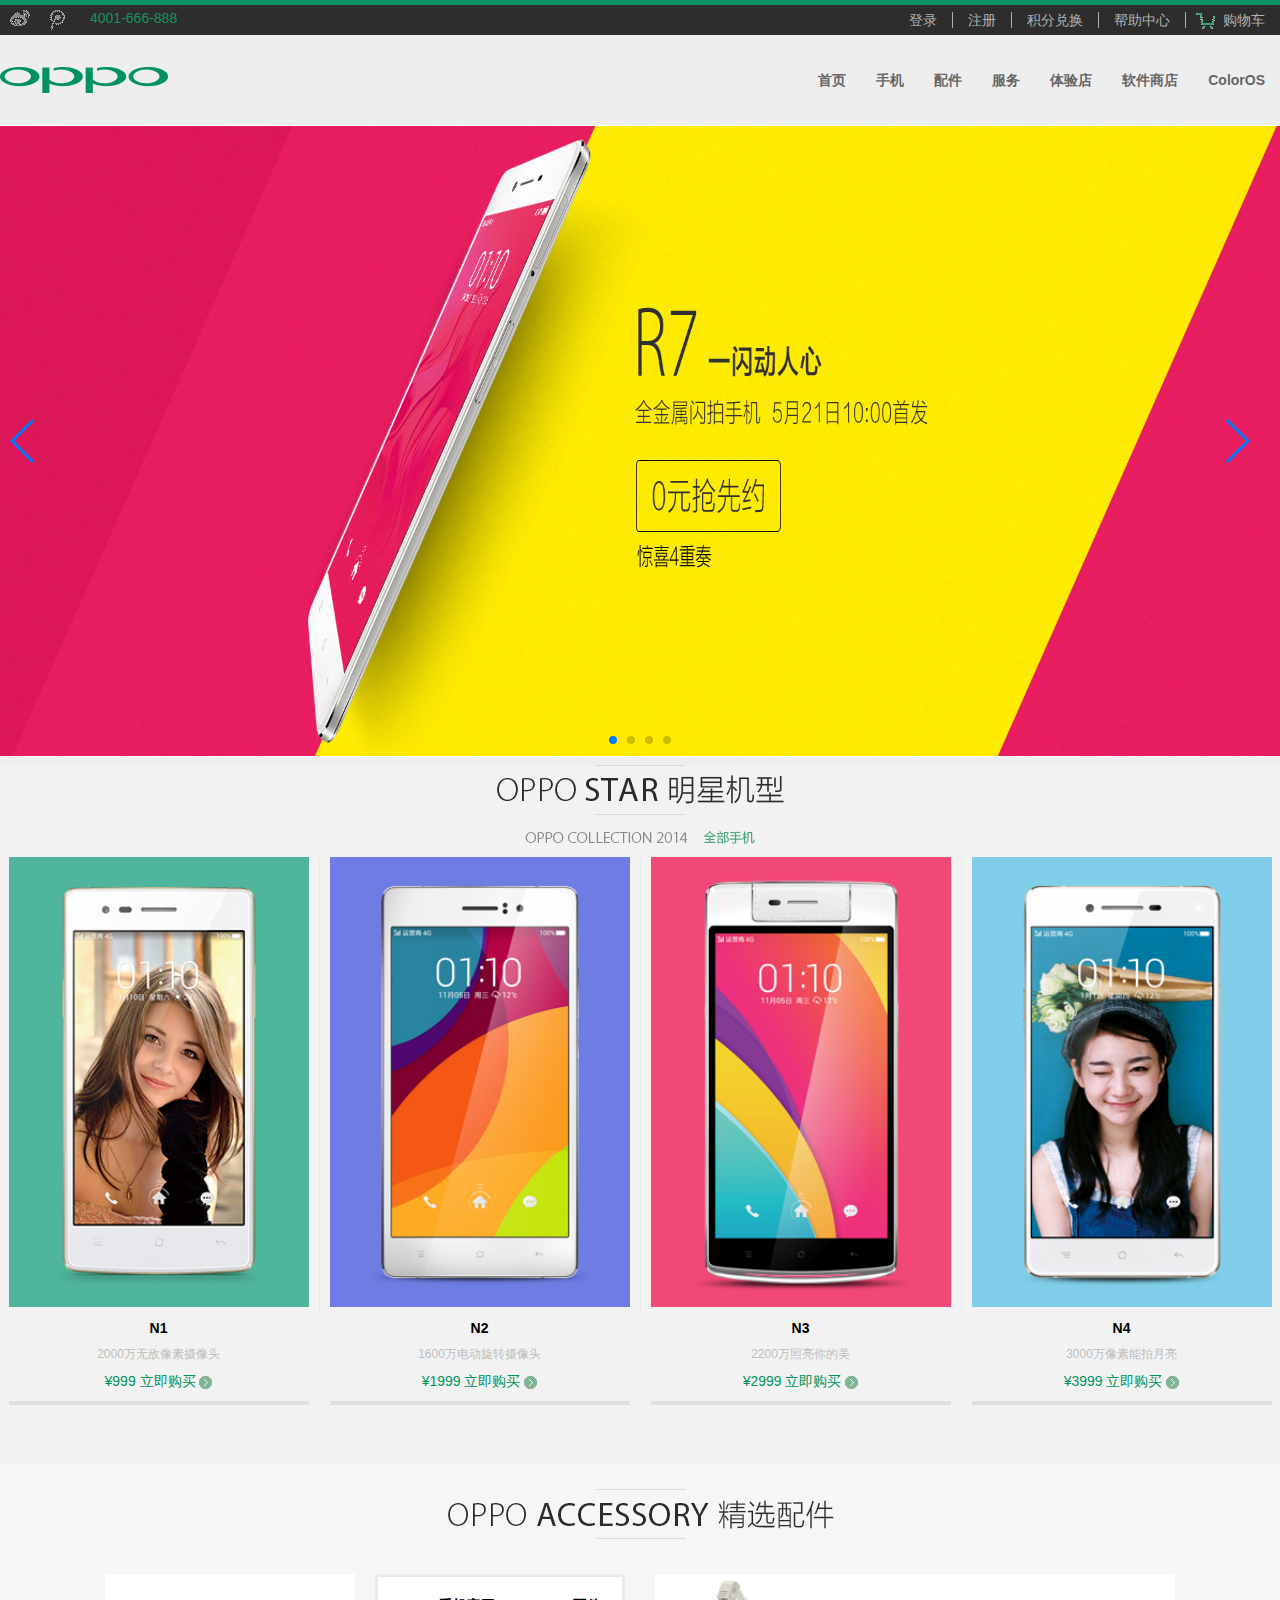
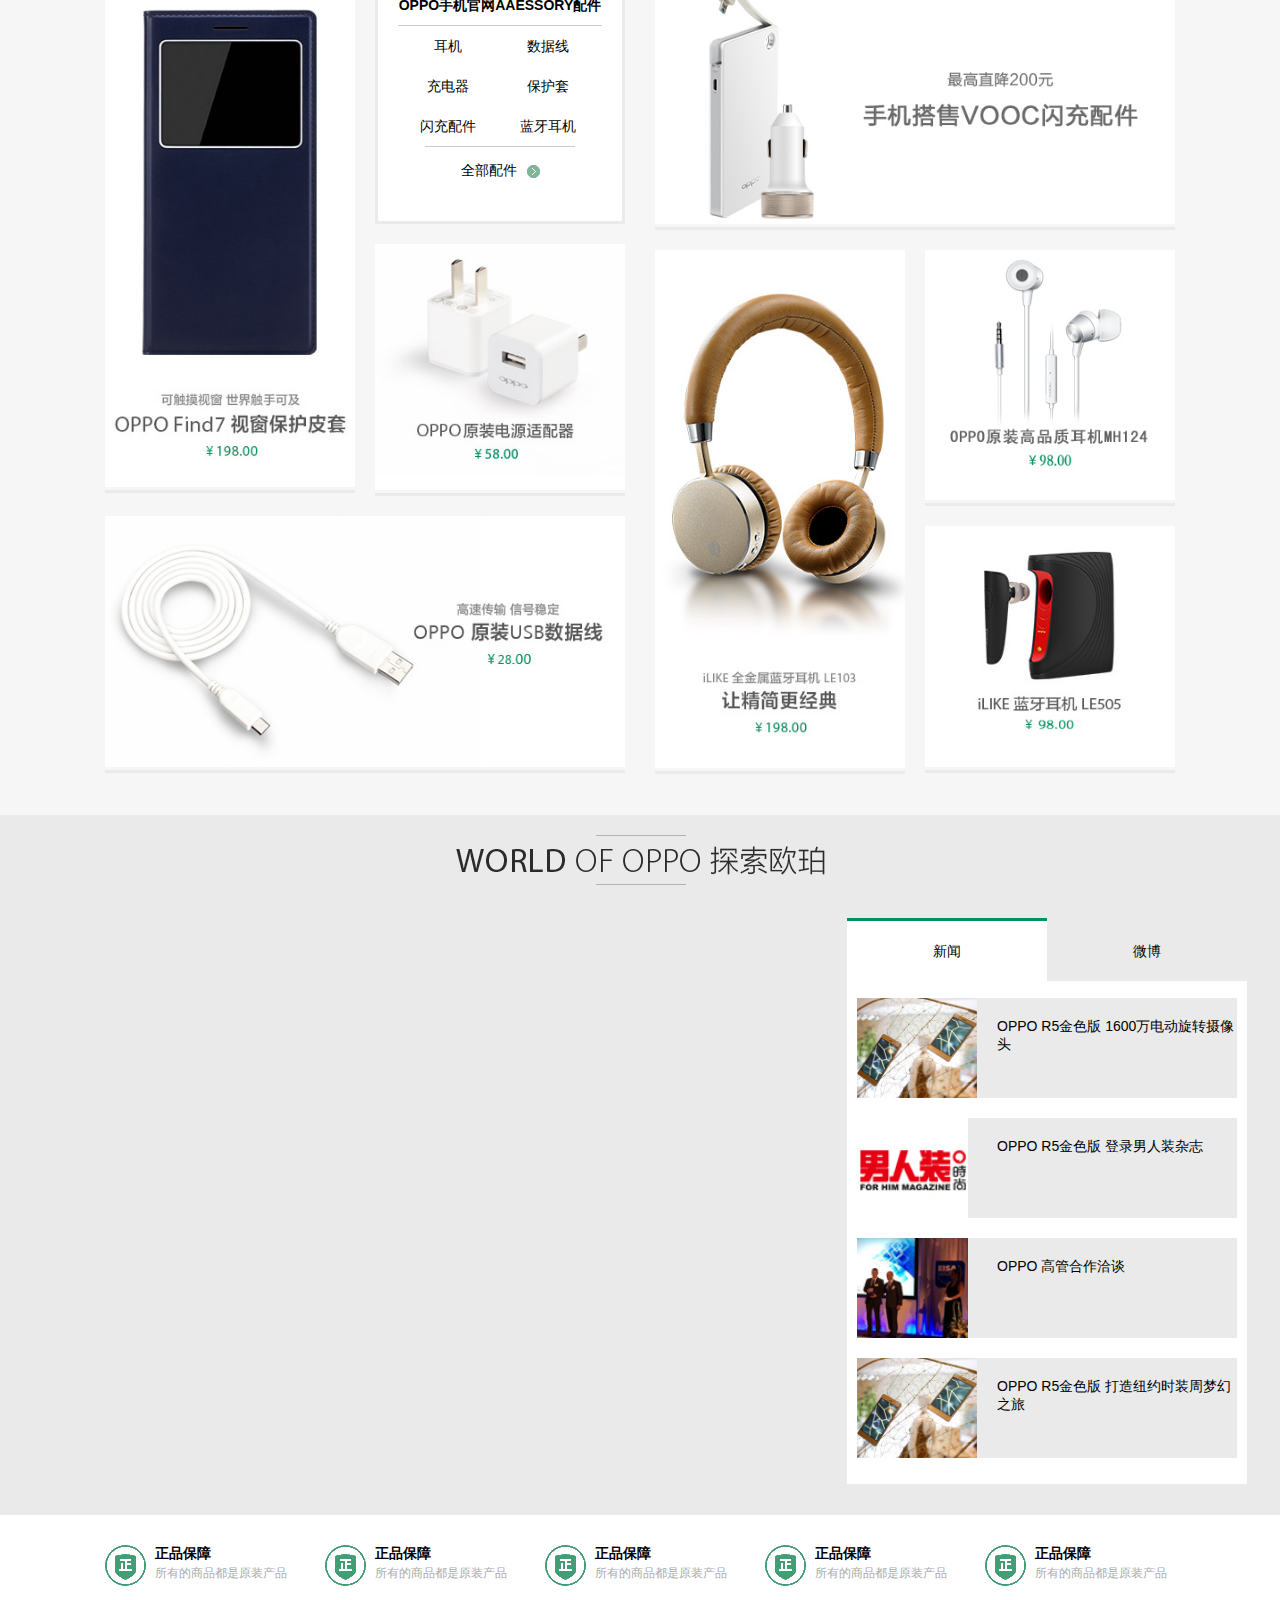
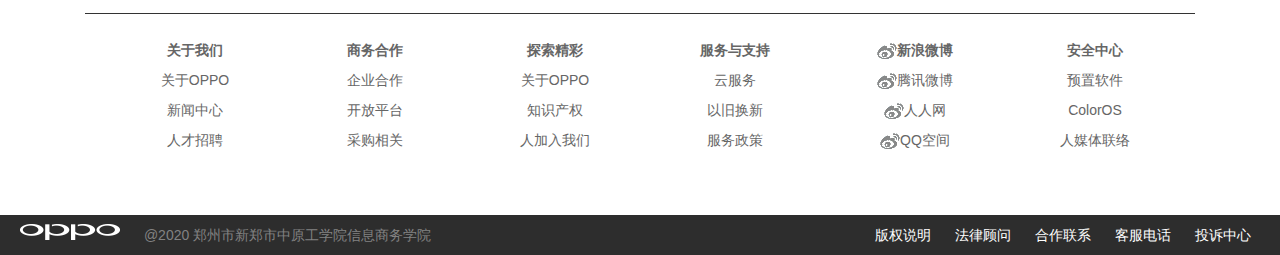
<file: index.html>
<!DOCTYPE html>
<html>
<head>
	<title>OPPO</title>
	<meta charset="utf-8">
	<link rel="stylesheet" type="text/css" href="css/swiper.css">
	<link rel="stylesheet" type="text/css" href="css/animate.min.css">
	<link rel="stylesheet" type="text/css" href="css/index.css">
	<style type="text/css">
		body {
            background: #eee;
            font-family: Helvetica Neue, Helvetica, Arial, sans-serif;
            font-size: 14px;
            color: #000;
            margin: 0;
            padding: 0;
        }
        #banner{
        	height:630px;
        }

        .swiper-container {
            width: 100%;
            height: 632px;
        }

        .swiper-slide {
            text-align: center;
            font-size: 18px;
            background: #fff;

            /* Center slide text vertically */
            display: -webkit-box;
            display: -ms-flexbox;
            display: -webkit-flex;
            display: flex;
            -webkit-box-pack: center;
            -ms-flex-pack: center;
            -webkit-justify-content: center;
            justify-content: center;
            -webkit-box-align: center;
            -ms-flex-align: center;
            -webkit-align-items: center;
            align-items: center;
        }
	</style>
</head>
<body>
<!-- 页面的顶部 -->
<div id="top">
	<div class="container"></div>
</div>
<!-- 页面的头部 -->
<div id="header">
	<div class="container">
		<div class="header_left left">
			<div class="xlwb"></div>
			<div class="txwb"></div>
			<div class="tel">4001-666-888</div>
		</div>
		<ul class="right">
			<li><a href="login.html">登录</a></li>
			<li><a href="#">注册</a></li>
			<li><a href="#">积分兑换</a></li>
			<li><a href="#">帮助中心</a></li>
			<li class="shop_car"><span></span><a href="#">购物车</a></li>
		</ul>
	</div>
</div>
<!-- 页面的导航 -->
<div id="nav">
	<div class="container">
		<div class="logo left">
			<img src="img/logo.png">
		</div>
		<ul class="right">
			<li><a href="#">首页</a></li>
			<li><a href="ColorOS.html">手机</a></li>
			<li><a href="#">配件</a></li>
			<li><a href="service.html">服务</a></li>
			<li><a href="#">体验店</a></li>
			<li><a href="#">软件商店</a></li>
			<li><a href="#">ColorOS</a></li>
		</ul>
	</div>
</div>
<!-- 页面的banner部分 -->
<div id="banner">
	<!-- <div class="container"></div> -->
	<div class="swiper-container">
        <div class="swiper-wrapper">
            <div class="swiper-slide"><img src="img/banner1.jpg" width="100%;" height="630"></div>
            <div class="swiper-slide"><img src="img/banner2.jpg" width="100%;" height="630"></div>
            <div class="swiper-slide"><img src="img/banner3.jpg" width="100%;" height="630"></div>
            <div class="swiper-slide"><img src="img/banner4.jpg" width="100%;" height="630"></div>

        </div>
        <!-- Add Pagination -->
        <div class="swiper-pagination"></div>
        <div class="swiper-button-next"></div>
        <div class="swiper-button-prev"></div>
    </div>
    <div class="banner-nav-bg"></div>
</div>
<!-- 页面的明星机型部分 -->
<div id="star">
	<div class="container">
		<div class="star_top">
			<img src="img/i-c-title.png">
		</div>
		<ul>
			<li>
				<div>
					<img src="img/20150423183545tYnFzYnn3p.jpg">
				</div>
				<h2>N1</h2>
				<p>2000万无敌像素摄像头</p>
				<p class="money">&yen;999 立即购买 <span></span></p>
			</li>
			<li class="line"></li>
			<li>
				<div>
					<img src="img/20141029162235J7aJmCHkFm.jpg">
				</div>
				<h2>N2</h2>
				<p>1600万电动旋转摄像头</p>
				<p class="money">&yen;1999 立即购买 <span></span></p>
			</li>
			<li class="line"></li>
			<li>
				<div>
					<img src="img/20141030152751NRihyRENa7.jpg">
				</div>
				<h2>N3</h2>
				<p>2200万照亮你的美</p>
				<p class="money">&yen;2999 立即购买 <span></span></p>
			</li>
			<li class="line"></li>
			<li>
				<div>
					<img src="img/20150120092342k2ABsEHnQN.jpg">
				</div>
				<h2>N4</h2>
				<p>3000万像素能拍月亮</p>
				<p class="money">&yen;3999 立即购买 <span></span></p>
			</li>
		</ul>
	</div>
</div>
<!-- 页面的精选配件部分 -->
<div id="accessory">
	<div class="container">
		<div class="acc_top">
			<img src="img/wb.png">
		</div>
		<div class="acc_main">
			<div class="acc_left left">
				<div>
					<img src="img/20150413174400N0dPnxUKHk.jpg">
				</div>
				<div class="acc_all">
					<p>OPPO手机官网AAESSORY配件</p>
					<ul>
						<li>耳机</li>
						<li>数据线</li>
						<li>充电器</li>
						<li>保护套</li>
						<li>闪充配件</li>
						<li>蓝牙耳机</li>
					</ul>
					<h2 class="line"></h2>
					<p class="acc">全部配件<span></span></p>
				</div>
				<div>
					<img src="img/20131120165101xYIYzhkVEy.jpg">
				</div>
				<div>
					<img src="img/20150413174340NLV2gvV4FU.jpg">
				</div>
			</div>
			<div class="acc_right right">
				<div>
					<img src="img/20150123182505RO822scYYt.jpg">
				</div>
				<div>
					<img src="img/20141230145609l7Fsk7CdHy.jpg">
				</div>
				<div>
					<img src="img/20141011101157yZEFpMrk0h.jpg">
				</div>
				<div>
					<img src="img/201410270957132inlm3IwsV.jpg">
				</div>
			</div>
		</div>
	</div>
</div>
<!-- 页面的搜索欧珀部分 -->
<div id="world">
	<div class="container">
		<div class="world_top">
			<img src="img/weibo.png">
		</div>
		<div class="world_main">
			<div class="world_left left">
				<div  class="a1 fade">
					<div>
						<img src="img/20140926184007v2rjcVFcbW.jpg">
					</div>
					
				</div>
				<div  class="a2 fade">
					<div>
						<img src="img/201403261455420lqMPNGENc.png">
					</div>
					
				</div>
				<div class="a3 fade">
					<div>
						<img src="img/20150226100534QqezQ85N6y.jpg">
					</div>
				</div>
				<div class="a4 fade">
					<div>
						<img src="img/20131212113902waaLqQUWfB.jpg">
					</div>
				</div>
			</div>
			<div class="world_right right">
				<div class="world_title">
					<div class="news">新闻</div>
					<div class="weibo">微博</div>
				</div>
				<ul>
					<li>
						<dl>
							<dt>
								<img src="img/20150227161036GqO59Dvta2.jpg">
							</dt>
							<dd>OPPO R5金色版 1600万电动旋转摄像头</dd>
						</dl>
					</li>
					<li>
						<dl>
							<dt>
								<img src="img/201502271135596D2wBJxvH0.jpg">
							</dt>
							<dd>OPPO R5金色版 登录男人装杂志</dd>
						</dl>
					</li>
					<li>
						<dl>
							<dt>
								<img src="img/20140919101741cvR0TcGkaq.jpg">
							</dt>
							<dd>OPPO 高管合作洽谈</dd>
						</dl>
					</li>
					<li>
						<dl>
							<dt>
								<img src="img/20150227161036GqO59Dvta2.jpg">
							</dt>
							<dd>OPPO R5金色版 打造纽约时装周梦幻之旅</dd>
						</dl>
					</li>
				</ul>
			</div>
		</div>
	</div>
</div>
<!-- 页面的服务部分 -->
<div id="serve">
	<div class="container">
		<ul>
			<li>
				<dl>
					<dt></dt>
					<dd class="dd1">正品保障</dd>
					<dd class="dd2">所有的商品都是原装产品</dd>
				</dl>
			</li>
			<li>
				<dl>
					<dt></dt>
					<dd class="dd1">正品保障</dd>
					<dd class="dd2">所有的商品都是原装产品</dd>
				</dl>
			</li>
			<li>
				<dl>
					<dt></dt>
					<dd class="dd1">正品保障</dd>
					<dd class="dd2">所有的商品都是原装产品</dd>
				</dl>
			</li>
			<li>
				<dl>
					<dt></dt>
					<dd class="dd1">正品保障</dd>
					<dd class="dd2">所有的商品都是原装产品</dd>
				</dl>
			</li>
			<li>
				<dl>
					<dt></dt>
					<dd class="dd1">正品保障</dd>
					<dd class="dd2">所有的商品都是原装产品</dd>
				</dl>
			</li>
		</ul>
	</div>
</div>
<!-- 页面的售后服务部分 -->
<div id="after_sale">
	<div class="container">
		<ul>
			<li>
				<ol>
					<li><a href="#">关于我们</a></li>
					<li><a href="#">关于OPPO</a></li>
					<li><a href="#">新闻中心</a></li>
					<li><a href="#">人才招聘</a></li>
				</ol>
			</li>
			<li>
				<ol>
					<li><a href="#">商务合作</a></li>
					<li><a href="#">企业合作</a></li>
					<li><a href="#">开放平台</a></li>
					<li><a href="#">采购相关</a></li>
				</ol>
			</li>
			<li>
				<ol>
					<li><a href="#">探索精彩</a></li>
					<li><a href="#">关于OPPO</a></li>
					<li><a href="#">知识产权</a></li>
					<li><a href="#">人加入我们</a></li>
				</ol>
			</li>
			<li>
				<ol>
					<li><a href="#">服务与支持</a></li>
					<li><a href="#">云服务</a></li>
					<li><a href="#">以旧换新</a></li>
					<li><a href="#">服务政策</a></li>
				</ol>
			</li>
			<li>
				<ol>
					<li><span class="xl"></span><a href="#">新浪微博</a></li>
					<li><span class="xl"></span><a href="#">腾讯微博</a></li>
					<li><span class="xl"></span><a href="#">人人网</a></li>
					<li><span class="xl"></span><a href="#">QQ空间</a></li>
				</ol>
			</li>
			<li>
				<ol>
					<li><a href="#">安全中心</a></li>
					<li><a href="#">预置软件</a></li>
					<li><a href="#">ColorOS</a></li>
					<li><a href="#">人媒体联络</a></li>
				</ol>
			</li>
		</ul>
	</div>
</div>
<!-- 页面的底部 -->
<div id="footer">
	<div class="container">
		<p>
			<img src="img/i-f-logo.png">
			<span>@2020 郑州市新郑市中原工学院信息商务学院</span>
			<a href="#">版权说明</a>
			<a href="#">法律顾问</a>
			<a href="#">合作联系</a>
			<a href="#">客服电话</a>
			<a href="#">投诉中心</a>
		</p>
	</div>
</div>
<script type="text/javascript" src="js/swiper.js"></script>
<script type="text/javascript" src="js/jquery-1.11.3.js"></script>
<script type="text/javascript" src="js/index.js"></script>
<script type="text/javascript">
	var swiper = new Swiper('.swiper-container', {
        pagination: '.swiper-pagination',
        paginationClickable: true,
        loop: true,
        autoplay: 3000,

        
        speed: 1000,
        prevButton: '.swiper-button-prev',
        nextButton: '.swiper-button-next',
        effect: 'fade',//  effect: 'flip',effect: 'coverflow',slide', 'fade',cube
        grabCursor: true,
        cube: {
            shadow: false,
            slideShadows: false,
            shadowOffset: 20,
            shadowScale: 0.94
        }
    });
</script>
</body>
</html>
</file>
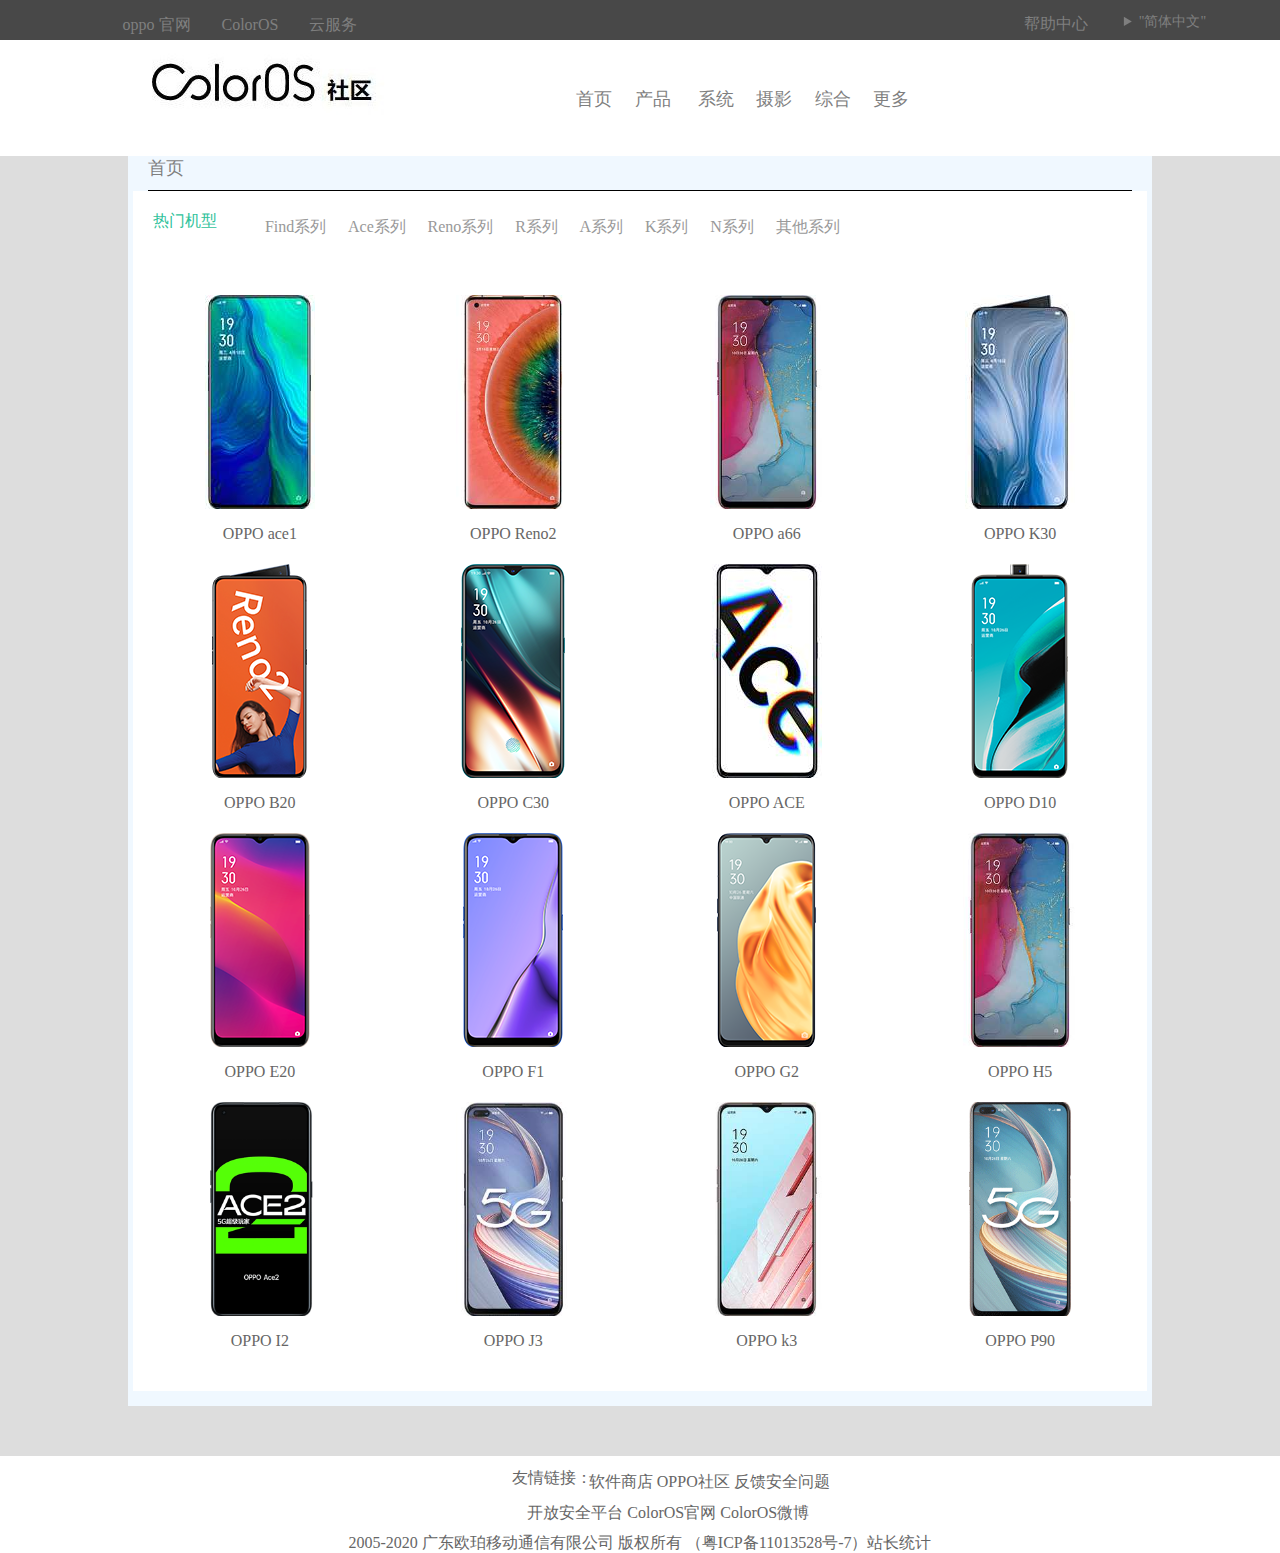
<file: ColorOS.html>
<!doctype html>
<html>
<head>
<meta charset="utf-8">
<title>ColorOS</title>
	<link rel="stylesheet" type="text/css" href="css/coloros.css"/>
</head>

<body>
	
<!-- 页面的顶部 -->
<div class="header" id="headerBox">
<div class="header_wrap">
	<div class="header_link">
		<a href="#">oppo 官网 </a>
		<a href="#">ColorOS </a>
		<a href="#">云服务</a>
	</div>
	<div class="header_language">
	
		<details class="header_language_font">
        <summary>"简体中文"</summary>
            <a href="#"><p>简体中文</p></a>  
            <a href="#"><p>繁体中文</p></a>  
            <a href="#"> <p>English</p></a>  
        </details>
		
	</div>
	<a class="header_faq" href="#">帮助中心</a>
	</div>
</div>
	<!-- 页面的头部 -->
	<div class="top">
		<div class="logo">
			<img src="img/QQ截图20200609151544.jpg" style="margin: 0 auto; margin-left: -20%;margin-top: 1%;">
			
		</div>
		<div class="classify">
			<a href="#" style="color:  #7f7f7f;">首页</a>&nbsp;&nbsp;&nbsp;&nbsp;
		<a href="#" style="color:  #7f7f7f;">产品 </a>&nbsp;&nbsp;&nbsp;&nbsp;
		<a href="#" style="color:  #7f7f7f;">系统</a>&nbsp;&nbsp;&nbsp;&nbsp;
			<a href="#" style="color:  #7f7f7f;">摄影</a>&nbsp;&nbsp;&nbsp;&nbsp;
			<a href="#" style="color:  #7f7f7f;">综合</a>&nbsp;&nbsp;&nbsp;&nbsp;
			<a href="#" style="color:  #7f7f7f;">更多</a>&nbsp;&nbsp;&nbsp;
		</div>
	</div>
	<div class="middle">
		<div class="upperLeft">
			<div class="colortext">
				<a href="#" style="color:  #7f7f7f;">首页</a>
				<div class="line"></div>
			</div>
			<div class="hot">
				<div class="listLei">
					<div class="listL_act">热门机型</div>
					<div class="listL">Find系列</div>
					<div class="listL">Ace系列</div>
					<div class="listL">Reno系列</div>
					<div class="listL">R系列</div>
					<div class="listL">A系列</div>
					<div class="listL">K系列</div>
					<div class="listL">N系列</div>
					<div class="listL">其他系列</div>
				</div>
				<div class="hotcontent">
					<div class="firmlist">
						<div class="firmImg">
							<img src="img/1555903210.png" style="vertical-align: middle;max-width: 100%; max-height: 100%;cursor: pointer;border-style: none;">
						
						</div>
						<p class="firmText">OPPO ace1</p>
					
					</div>
					<div class="firmlist">
						<div class="firmImg">
							<img src="img/2a560c31-0590-4c4b-8e5b-f576f6430bf8.png"
								 style="vertical-align: middle;max-width: 100%; max-height: 100%;cursor: pointer;border-style: none;">
						
						</div>
						<p class="firmText">OPPO Reno2</p>
					
					</div>
					<div class="firmlist">
						<div class="firmImg">
							<img src="img/47c04a62-e73a-41b8-a864-4bb17bfbac71.png"
								 style="vertical-align: middle;max-width: 100%; max-height: 100%;cursor: pointer;border-style: none;">
						
						</div>
						<p class="firmText">OPPO a66</p>
					
					</div>
					<div class="firmlist">
						<div class="firmImg">
							<img src="img/1558922772(1).png"
								 style="vertical-align: middle;max-width: 100%; max-height: 100%;cursor: pointer;border-style: none;">
						
						</div>
						<p class="firmText">OPPO K30</p>
					
					</div>
					<div class="firmlist">
						<div class="firmImg">
							<img src="img/1568188657.png"
								 style="vertical-align: middle;max-width: 100%; max-height: 100%;cursor: pointer;border-style: none;">
						
						</div>
						<p class="firmText">OPPO B20</p>
					
					</div>
					<div class="firmlist">
						<div class="firmImg">
							<img src="img/1571021400.png"
								 style="vertical-align: middle;max-width: 100%; max-height: 100%;cursor: pointer;border-style: none;">
						
						</div>
						<p class="firmText">OPPO C30</p>
					
					</div>
					<div class="firmlist">
						<div class="firmImg">
							<img src="img/1571021742.png"
								 style="vertical-align: middle;max-width: 100%; max-height: 100%;cursor: pointer;border-style: none;">
						
						</div>
						<p class="firmText">OPPO ACE</p>
					
					</div>
					<div class="firmlist">
						<div class="firmImg">
							<img src="img/1572332350.png"
								 style="vertical-align: middle;max-width: 100%; max-height: 100%;cursor: pointer;border-style: none;">
						
						</div>
						<p class="firmText">OPPO D10</p>
					
					</div>
					<div class="firmlist">
						<div class="firmImg">
							<img src="img/1572602784.png"
								 style="vertical-align: middle;max-width: 100%; max-height: 100%;cursor: pointer;border-style: none;">
						
						</div>
						<p class="firmText">OPPO E20</p>
					
					</div>
					<div class="firmlist">
						<div class="firmImg">
							<img src="img/1572602832.png"
								 style="vertical-align: middle;max-width: 100%; max-height: 100%;cursor: pointer;border-style: none;">
						
						</div>
						<p class="firmText">OPPO F1</p>
					
					</div>
					<div class="firmlist">
						<div class="firmImg">
							<img src="img/1577250022.png"
								 style="vertical-align: middle;max-width: 100%; max-height: 100%;cursor: pointer;border-style: none;">
						
						</div>
						<p class="firmText">OPPO G2</p>
					
					</div>
					<div class="firmlist">
						<div class="firmImg">
							<img src="img/47c04a62-e73a-41b8-a864-4bb17bfbac71.png"
								 style="vertical-align: middle;max-width: 100%; max-height: 100%;cursor: pointer;border-style: none;">
						
						</div>
						<p class="firmText">OPPO H5</p>
					
					</div>
					<div class="firmlist">
						<div class="firmImg">
							<img src="img/ed59e9d9-e767-45a2-8294-a7e56450a611.png"
								 style="vertical-align: middle;max-width: 100%; max-height: 100%;cursor: pointer;border-style: none;">
						
						</div>
						<p class="firmText">OPPO I2</p>
					
					</div>
					<div class="firmlist">
						<div class="firmImg">
							<img src="img/a67b1c87-f4c7-4a9d-a97e-faa09ada2220.png"
								 style="vertical-align: middle;max-width: 100%; max-height: 100%;cursor: pointer;border-style: none;">
						
						</div>
						<p class="firmText">OPPO J3</p>
					
					</div>
					<div class="firmlist">
						<div class="firmImg">
							<img src="img/a79f8ab0-4722-4451-9d2c-e375d95fdff2.png"
								 style="vertical-align: middle;max-width: 100%; max-height: 100%;cursor: pointer;border-style: none;">
						
						</div>
						<p class="firmText">OPPO k3</p>
					
					</div>
					<div class="firmlist">
						<div class="firmImg">
							<img src="img/ac4781fa-db71-411d-8b78-c5968eca1e90.png"
								 style="vertical-align: middle;max-width: 100%; max-height: 100%;cursor: pointer;border-style: none;">
						
						</div>
						<p class="firmText">OPPO P90</p>
					
					</div>
					
					
				
				
				
				</div>
			</div>
		</div>
		
	</div>
	<div class="foot">
		<div class="foot_one">
			<p class="one">友情链接：</p>
			<div class="two">
			<a href="#" style=" color: #666;">软件商店</a>
			<a href="#" style=" color: #666;">OPPO社区</a>
			<a href="#" style=" color: #666;">反馈安全问题</a>
			</div>
		</div>
		<div class="foot_two">
			<a href="#" style=" color: #666;">开放安全平台</a>
			<a href="#" style=" color: #666;">ColorOS官网</a>
			<a href="#" style=" color: #666;">ColorOS微博</a>
		</div>
		<div class="foot_three">
			<p class="three" style=" color: #666;">2005-2020 广东欧珀移动通信有限公司 版权所有 （粤ICP备11013528号-7）站长统计</p>
		</div>
	</div>
	
	
	
	
</body>
</html>
</file>
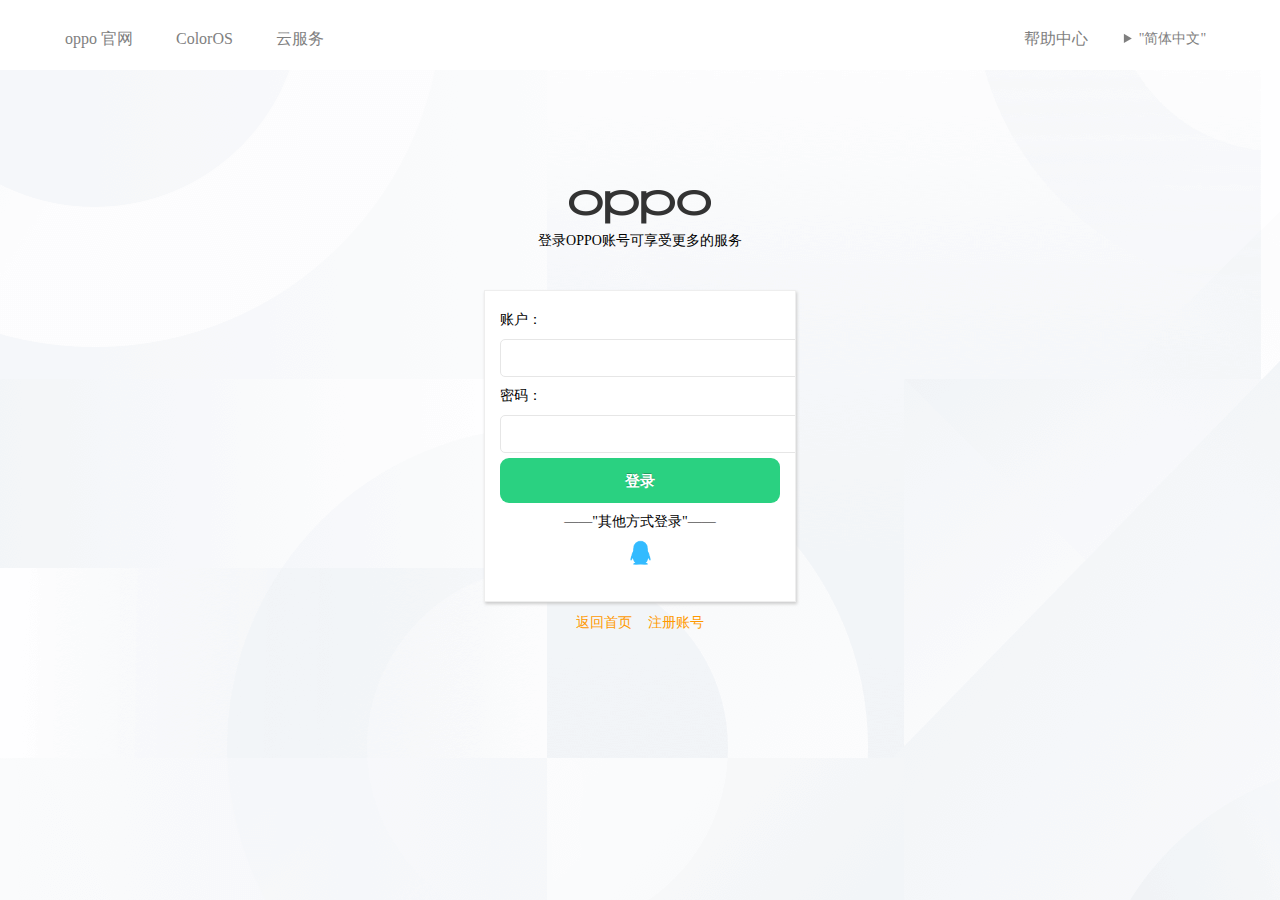
<file: login.html>
<!doctype html>
<html>
<head>
    <meta charset="UTF-8"/>
    <title>用户登录</title>
	<link rel="stylesheet" type="text/css" href="css/admin_login.css"/>
</head>
<body>
	<!-- 页面的顶部 -->
<div id="top">
	<div class="container"></div>
</div>
<!-- 页面的头部 -->
<div class="header" id="headerBox">
<div class="header_wrap">
	<div class="header_link">
		<a href="#">oppo 官网 </a>&nbsp;&nbsp;
		<a href="#">ColorOS </a>&nbsp;&nbsp;
		<a href="#">云服务</a>
	</div>
	<div class="header_language">
	
		<details class="header_language_font">
        <summary>"简体中文"</summary>
            <a href="#"><p>简体中文</p></a>  
            <a href="#"><p>繁体中文</p></a>  
            <a href="#"> <p>English</p></a>  
        </details>
		
	</div>
	<a class="header_faq" href="#">帮助中心</a>
	</div>
</div>
	
<div class="admin_login_wrap">
    <div class="header_logo">
		<img src="img/1591585092 (1).png">
		<p>登录OPPO账号可享受更多的服务</p>
	</div>
    <div class="adming_login_border">
        <div class="admin_input">
            <form action="index.html" method="post">
                <ul class="admin_items">
                    <li>
                        <label for="user">账户：</label>
                        <input type="text" name="username" value="" id="user" size="40" class="admin_input_style" />
                    </li>
                    <li>
                        <label for="pwd">密码：</label>
                        <input type="password" name="pwd" value="" id="pwd" size="40" class="admin_input_style" />
                    </li>
                    <li>
                        <input type="submit" tabindex="3" value="登录" class="button btn-primary" />
                    </li>
					<li>
                       <div class="authOther_list">
						
						   ——"其他方式登录"——
						 
					    </div>
					   <div class="authOther_links">
						<a class="authOther_link authOther_ico_qq" href="#">
						<img src="img/1591585098.png" style="width: 35px;height:35px;margin: 0 auto"></a>
						</div>
                    </li>
                </ul>
            </form>
        </div>
    </div>
    <p class="admin_copyright"><a tabindex="5" href="#" target="_blank">返回首页&nbsp;&nbsp;&nbsp;&nbsp;</a><a tabindex="5" href="#" target="_blank">注册账号</a></p>
	
</div>
</body>
</html>
</file>
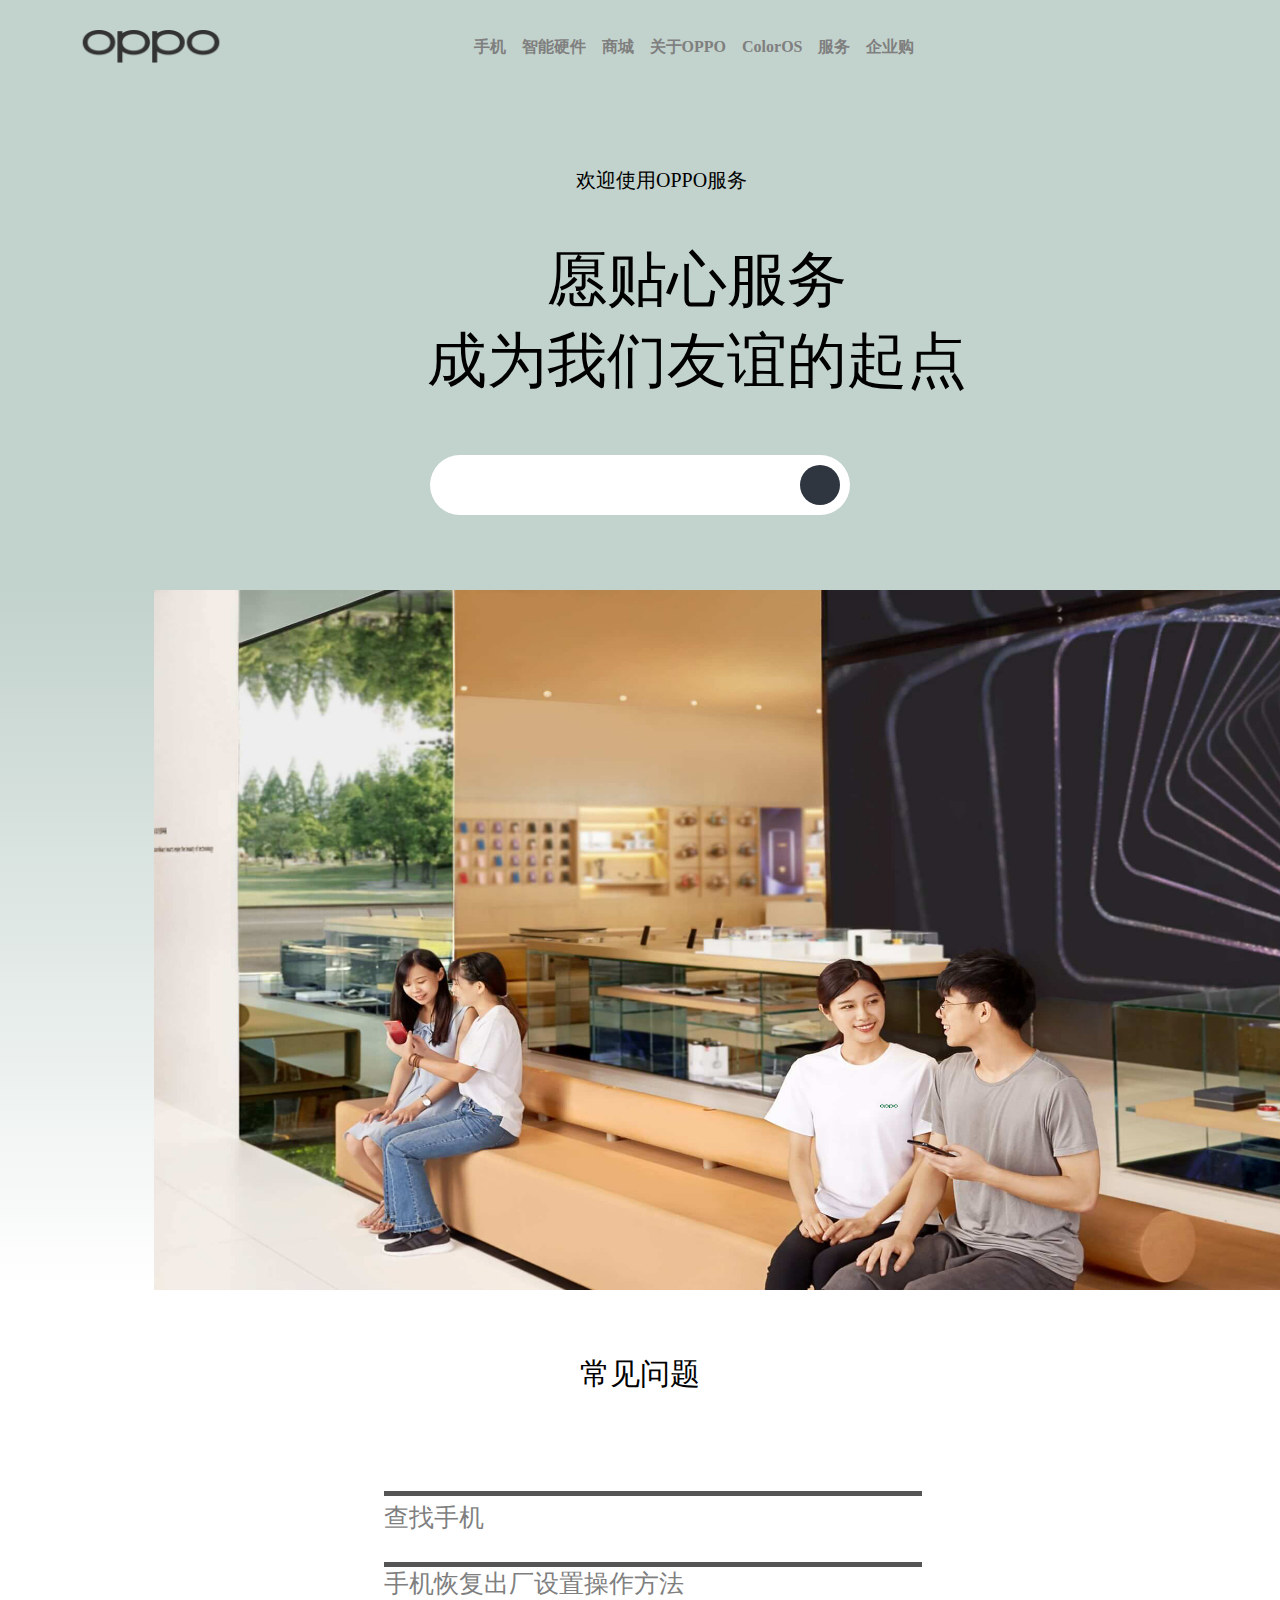
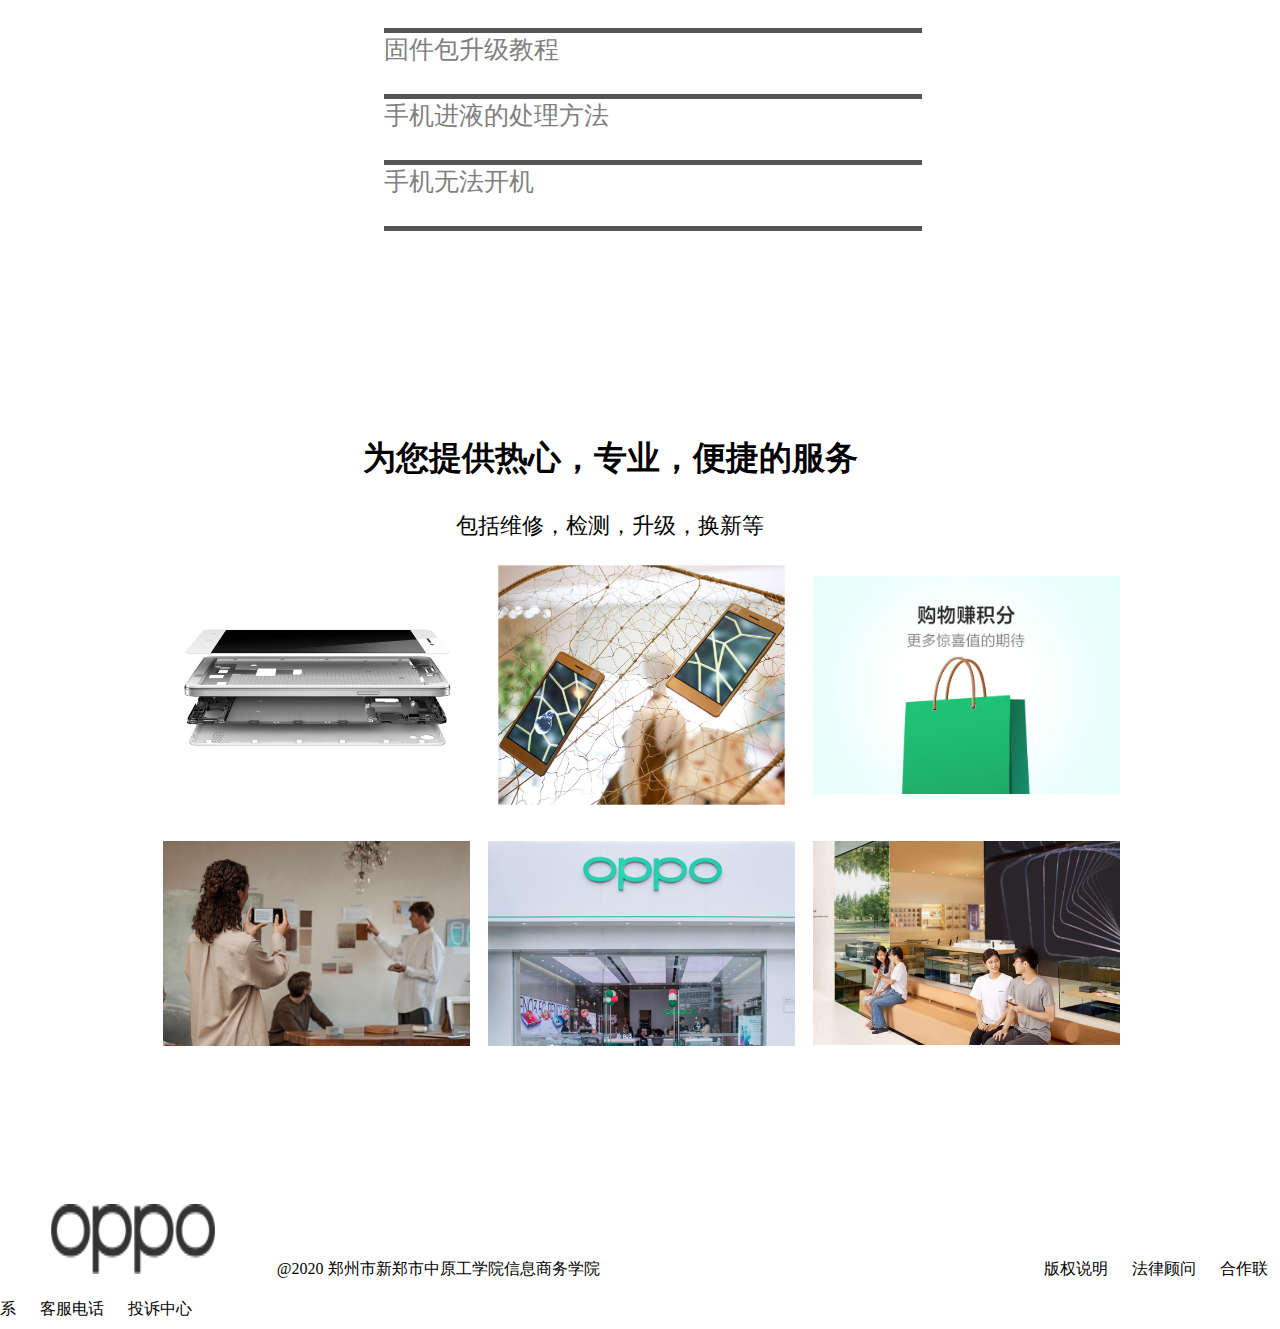
<file: service.html>
<!doctype html>
<html>
<head>
<meta charset="utf-8">
<title>服务</title>
	<link rel="stylesheet" type="text/css" href="css/admin_service.css"/>
</head>

<body>
	<div class="header">
		<div class="header_logo">
			<img src="img/1591585092 (1).png" style="margin-top: 30px;">
		</div>
		<div class="header_center">
			<a href="#" style="color:  #7f7f7f">手机</a>&nbsp;&nbsp;&nbsp;
			<a href="#" style="color:  #7f7f7f">智能硬件</a>&nbsp;&nbsp;&nbsp;
			<a href="#" style="color:  #7f7f7f">商城</a>&nbsp;&nbsp;&nbsp;
			<a href="#" style="color:  #7f7f7f">关于OPPO</a>&nbsp;&nbsp;&nbsp;
			<a href="#" style="color:  #7f7f7f">ColorOS</a>&nbsp;&nbsp;&nbsp;
			<a href="#" style="color:  #7f7f7f">服务</a>&nbsp;&nbsp;&nbsp;
			<a href="#" style="color:  #7f7f7f">企业购</a>
		</div>
	</div>
	<div class="welcome_one">
		<div class="welcome_one_font">
			<p font-size="20px;">欢迎使用OPPO服务</p>
		</div>
	</div>
	<div class="welcome_two">
		<div class="welcome_two_font">
			<p>愿贴心服务<br>成为我们友谊的起点</p>
		</div>
	</div>
	<div class="box">
		<div class="search-box">
    <input class="search-txt" type="text" name="" placeholder="请输入您的问题">
    <a class="search-btn" href="#">
        <i class="fas fa-search"></i>
    </a>
        </div>
	</div>
	<div class="banner">
	    <img src="img/service-center-pc.jpg" style="width: 1200px;height:700px;margin: 0 auto;background-position: center;margin-left: 12%;">
    </div>
	<div class="change_font">
		<p>常见问题</p>
	</div>
	<div class="question_content">
		<div class="question_box">
		<ul class="question">
			
			<li><hr style="height:5px;border:10px;border-top:5px solid #555555;size:10px" /></li>
			<li><a href="#" style="color:  #7f7f7f">查找手机</a></li><br>
			<li><hr style="border:10px;border-top:5px solid #555555;size:10px" /></li>
	
			<li><a href="#" style="color:  #7f7f7f">手机恢复出厂设置操作方法</a></li><br>
				<li><hr style="border:10px;border-top:5px solid #555555;size:10px" /></li>
			
			<li><a href="#" style="color:  #7f7f7f">固件包升级教程</a></li><br>
			<li><hr style="border:10px;border-top:5px solid #555555;size:10px" /></li>
			
			<li><a href="#" style="color:  #7f7f7f">手机进液的处理方法</a></li><br>
			<li><hr style="border:10px;border-top:5px solid #555555;size:10px" /></li>
			
			<li><a href="#" style="color:  #7f7f7f">手机无法开机</a></li><br>
			<li><hr style="border:10px;border-top:5px solid #555555;size:10px" /></li>
		</ul>
		</div>
	</div>
	<div id="five">
      <div id="five_text">
          <h1 id="five_1">为您提供热心，专业，便捷的服务</h1>
          <p id="five_2">包括维修，检测，升级，换新等</p>
      </div>
      <div id="photo">
      <ul id="five_photo">
                <li><span></span></li>
                <li><span></span></li>
                <li><span></span></li>
                <li><span></span></li>
                <li><span></span></li>
                <li><span></span></li>
            </ul>
      </div>     
  </div>
	<div class="foot">
	  <div class="container">
		<p>
			<img src="img/1591585092 (1).png" style="width: 240px;height:70px;margin: 0 auto;background-position: center;margin-left: 1%;margin-top: 1%;">
			<span>@2020 郑州市新郑市中原工学院信息商务学院</span>
			<a href="#">版权说明</a>
			<a href="#">法律顾问</a>
			<a href="#">合作联系</a>
			<a href="#">客服电话</a>
			<a href="#">投诉中心</a>
		</p>
	  </div>
</div>
	
	

</body>
</html>
</file>
<file: css/index.css>
*{
	margin: 0;
	padding: 0;
	font-size: 14px;
}
ol,ul{
	list-style-type: none;
}
a{
	color: #666;
	text-decoration: none;
}
.left{
	float: left;
}
.right{
	float: right;
}

.fade{
	opacity: 0;
}
.show{
	opacity: 1;
}
/*测试部分*/
#top,#header,#nav,#banner,#star,#accessory,#world,#serve,#after_sale,#footer{
	height: 100px;
	width: 100%;
	/*border: 1px solid #000;*/
}
.container{
	width: 1280px;
	/*border: 1px solid #f00;*/
	margin: 0px auto;
}

/*设置页面顶部的样式*/
#top{
	height: 5px;
	background-color: #00925F;
}
/*设置页面头部的样式*/
#header{
	height: 30px;
	background-color: #2D2D2D;
}
#header .xlwb{
	width: 20px;
	height: 17px;
	background: url("../img/icons.png") no-repeat -47px -95px;
}
#header .txwb{
	width: 20px;
	height: 20px;
	background: url("../img/icons.png") no-repeat -27px -92px;
}
#header .tel{
	color: #17925F;
}
#header .header_left div{
	float: left;
	margin: 5px 10px 0px;
}
#header ul li{
	float: left;
	line-height: 30px;
}
#header li a{
	color: #B2B2B2;
	font-size: 14px;
	border-right: 1px solid #B2B2B2;
	padding: 0px 15px;
}
#header li a:hover{
	color: #00925F;
}
#header .shop_car a{
	border: none;
	padding-left: 8px; 
}
#header .shop_car span{
	width: 19px;
	height: 16px;
	display: inline-block;
	vertical-align: middle;
	margin-left: 10px;
	background: url("../img/icons.png") no-repeat 0px -96px;
}

/*设置导航栏的样式*/
#nav{
	height: 90px;
	background-color: #EEEEEE;
}
#nav li{
	float: left;
	margin: 0px 15px;
	line-height: 90px;
}
#nav li a{
	color: #666666;
	font-weight: bold;
}
#nav li a:hover{
	color: #00925F;
}

/*设置网页明星机型部分的样式*/
#star{
	height: 700px;
	background-color: #F2F2F2;
}
#star .star_top{
	text-align: center;
	margin: 10px;
}
#star ul{
	width: 1263px;
	margin: 10px auto;
}
#star li{
	width: 300px;
	/*border: 1px solid #000;*/
	float: left;
	border-bottom: 4px solid #DFDFDF;
	transition: all .3s;
}
#star li:hover{
	border-bottom: 4px solid #4FB59D;
	transform: translateY(-10px);
}
#star li img{
	width: 300px;
}
#star li h2{
	text-align: center;
	margin-top: 10px;
}
#star li p{
	text-align: center;
	margin: 10px 0px; 
	font-size: 12px;
	color: #BDBDBD;
}
#star .money{
	color: #00925F;
	font-size: 14px;
}
#star li span{
	width: 13px;
	height: 13px;
	display: inline-block;
	vertical-align: middle;
	background: url("../img/icons-1.png") no-repeat -177px -1014px;
}
#star .line{
	width: 0px;
	height: 450px;
	border-left: 1px solid #EAEAEA;
	margin: 0px 10px;
}

/*设置精选配件部分样式*/
#accessory{
	height: 950px;
	background-color: #F6F6F6;
	overflow: hidden;
}

#accessory .acc_top{
	text-align: center;
	margin: 20px 0px;
}

#accessory .acc_main{
	width: 1090px;
	margin: 10px auto;
}
#accessory .acc_left{
	width: 540px;
	height: 950px;
	/*border: 2px solid #000;*/
}
#accessory .acc_left>div{
	float: left;
	border-bottom: 3px solid #EAEAEA;
	margin: 10px;
	transition: all .3s;
}
#accessory .acc_left>div:hover{
	border-bottom: 3px solid #00925F;
	transform: translateY(-10px);
}
#accessory .acc_left img{
	width: 250px;
}
#accessory .acc_left>div:last-child img{
	width: 520px;
}
#accessory .acc_all{
	width: 250px;
	height: 250px;
	border: 3px solid #EAEAEA;
	background-color: #fff;
	padding: 20px;
	box-sizing: border-box;
}
#accessory .acc_all p:first-child{
	text-align: center;
	font-weight: bold;
	font-size: 14px;
	border-bottom: 1px solid #ccc;
	padding-bottom: 10px;
}
#accessory .acc_all li{
	float: left;
	width: 100px;
	height: 40px;
	text-align: center;
	line-height: 40px;
}
#accessory .acc_all li:hover{
	color: #00925F;
}
#accessory .acc_all .line{
	width: 150px;
	height: 0;
	border-top: 1px solid #ccc;
	clear: both;
	margin: 15px auto;
}
#accessory .acc_all p:last-child{
	text-align: center;
}
#accessory .acc_all p:last-child:hover{
	color: #00925F;
}
#accessory .acc_all span{
	width: 13px;
	height: 13px;
	display: inline-block;
	vertical-align: middle;
	background: url("../img/icons-1.png") no-repeat -177px -1014px;
	margin-left: 10px;
}
#accessory .acc_right{
	width: 540px;
}
#accessory .acc_right div{
	float: left;
	margin: 10px;
	border-bottom: 3px solid #EAEAEA;
	transition: all .3s;
}
#accessory .acc_right div:hover{
	border-bottom: 3px solid #00925F;
	transform: translateY(-10px);
}
#accessory .acc_right img{
	width: 250px;
}
#accessory .acc_right div:first-child img{
	width: 520px;
	height: 250px;
}
#accessory .acc_right div:last-child img{
	height: 241px;
}


/*设置精选欧珀部分样式*/
#world{
	height: 700px;
	/*clear: both;*/
	overflow: hidden;
	background-color: #EAEAEA;
}
#world .world_top{

	text-align: center;
	margin: 20px 0px;
}
#world .world_main{
	width: 1214px;
	margin: 10px auto;
}
#world .world_left{
	width: 800px;
}
#world .world_left>div{
	float: left;
	margin: 10px;
	
}
#world .world_left>div>div{
	border-bottom: 3px solid #EAEAEA;
	transition: all .3s;
}
#world .world_left>div:hover div{
	border-bottom: 3px solid #00925F;
	transform: translateY(-10px);
}
#world .world_right{
	width: 400px;
	height: 566px;
	background-color: #fff;
	margin-top: 10px;
}
#world .world_right img{
	height: 100px;
}
#world .world_right .world_title{
	height: 60px;
}
#world .world_right .world_title div{
	width: 200px;
	height: 60px;
	background-color: #EAEAEA;
	text-align: center;
	line-height: 60px;
	float: left;
	border-top: 3px solid #EAEAEA;
}
#world .world_right .world_title div:first-child{
	border-top: 3px solid #00925F;
	background-color: #fff;
}
#world .world_right  ul li{
	background-color: #EAEAEA;
	margin: 20px 10px;
}
#world .world_right dl{
	width: 380px;
	height: 100px;
	position: relative;
	box-sizing: border-box;
}
#world .world_right dl dt{
	position: absolute;
	top: 0px;
	left: 0px;
}
#world .world_right dl dd{
	position: absolute;
	top: 20px;
	left: 140px;
}

/*设置服务部分样式*/
#serve{
	height: 100px;
	background-color: #fff;
}
#serve dl{
	width: 200px;
	height: 100px;
	/*border: 1px solid #000;*/
	position: relative;
}
#serve dt{
	width: 41px;
	height: 41px;
	background: url("../img/icons.png") no-repeat 0px -44px;
	position: absolute;
	top: 30px;
	left: 10px;
}
#serve dl .dd1{
	position: absolute;
	top: 30px;
	left: 60px;
	font-weight: bold;
}
#serve dl .dd2{
	position: absolute;
	top: 50px;
	left: 60px;
	color: #aaa;
	font-size: 12px;
}
#serve li{
	float: left;
	margin: 0px 10px;
	transition: all .3s;
}
#serve li:hover{
	transform: translateY(-10px);
}
#serve ul{
	width: 1110px;
	margin: 0px auto;
	height: 98px;
	border-bottom: 1px solid #333;
}

/*设置页面售后服务部分样式*/
#after_sale{
	height: 200px;
	background-color: #fff;
}
#after_sale ul{
	width: 1110px;
	margin: 0px auto;
	padding-top: 20px;
}
#after_sale ul li{
	width: 140px;
	float: left;
	text-align: center;
	margin: 0px 20px;
}
#after_sale ol>li{
	line-height: 30px;
}
#after_sale ol>li:first-child a{
	font-weight: bold;
}
#after_sale .xl{
	width: 20px;
	height: 17px;
	background: url("../img/icons.png") no-repeat -47px -95px;
	display: inline-block;
	vertical-align: middle;
}

/*页面底部的样式*/
#footer{
	height: 40px;
	background-color: #2D2D2D;
}
#footer p{
	line-height: 40px;
}
#footer img{
	margin-left: 20px;
}
#footer p span{
	color: #828282;
	margin: 0px 430px 0px 20px;
}
#footer p a{
	color: #fff;
	margin: 0px 10px;
}
#footer p a:hover{
	color: #00925F;
}
</file>
<file: css/coloros.css>
@charset "utf-8";
/* CSS Document */
*{
	margin:0;
	padding:0;
	text-decoration:none;
}
.header{
	position: relative;
	display: block;
	width: 100%;
	height: 40px;
	line-height: 43px;
	padding: 0 65px;
	box-sizing: border-box;
	font-size: 16px;
	background-color: #484848;
	color: #7f7f7f!important;
    font-size: 16px;
}
.header a {
    height: 78px;
    line-height: 78px;
    font-size: 16px;
    color: #7f7f7f;
    margin-right: 27px;
}
.header_wrap{
	width: 100%;
	margin: 0 auto;
	height: 100%;
	outline: none!important;
	display: block;
}
.header_link{
	float:left;
	outline: none!important;
	margin: 0;
	padding: 0;
	display: block;
	font-size: 16px;
	color: #7f7f7f!important;
	margin-top: -1.2%;
	text-decoration:none;
	margin-left: 5%;
	
 
}
a.header_link{
	font-size: 16px;
	color: #7f7f7f!important;
	text-decoration:none
}
.header_language{
	text-align: center;
	float: right;
	position: relative;
	color: #7f7f7f;
	font-size: 14px;
	outline: none!important;
	margin: 0;
	padding: 0;
	display: block;
	text-decoration:none
}
.header_language_font{
	width: 100px;
	height: 100px;

	
}
.ic_down{
	height: 0;
	width: 0;
	display: inline-block;
	border: 5px solid transparent;
	border-top-color: #7f7f7f;
    margin-left: 10px;
    margin-bottom: -1px;	
	outline: none!important;
    margin: 0;
    padding: 0;
    -webkit-tap-highlight-color: transparent;
}
.changeBox{
	width: 110px;
    text-align: center;
    background: #fff;
    border-radius: 5px;
    position: absolute;
    z-index: 20;
    top: 60px;
    right: 0;
    overflow: hidden;
    display: none;
    box-shadow: 0 0 5px #d3d3d3;
	outline: none!important;
    margin: 0;
    padding: 0;
    -webkit-tap-highlight-color: transparent;
}
.header a.header_faq {
    color: #7f7f7f!important;
    font-size: 16px;
    margin-right: 27px;
    float: right;
    cursor: pointer;
	margin-top: -1.3%;
	text-decoration:none;
		
}
.isShow{
	display: block;
	width: 110px;
    text-align: center;
    background: #fff;
    border-radius: 5px;
    position: absolute;
    z-index: 20;
    top: 60px;
    right: 0;
    overflow: hidden;
    box-shadow: 0 0 5px #d3d3d3;
}
.header_logo{
	height: 100px;
	text-align: center;
	outline: none!important;
    margin: 0;
    padding: 0;
    -webkit-tap-highlight-color: transparent;
	
}
.top{
	width: 100%;
	height: 90px;
	background-color: #FFFFFF;
	
}
.classify{
	margin-left: 45%;
	font-size: 18px;
	margin-top: -2.5%;
	color:  #7f7f7f;
	
}
.middle{
	width: 100%;
	height: 1300px;
	background-color: #DDDDDD;
	margin-top: 2%;
}
.upperLeft{
	width: 80%;
	height: 1250px;
	background-color: aliceblue;
	margin-left: 10%;

}
.colortext{
	font-size: 18px;
	color:  #7f7f7f;
	margin-left: 2%;
	
}
.line{
	height: 1px;
    margin-top: 10px;
    background-color: black;
	width: 98%;
}
.hot{
	background-color: #FFF;
	width:99%;
	height: 1200px;
	margin-left: 0.5%;
	
}
.listLei{
	overflow: hidden;
    color: #999;
}
.listL_act{
	    color: #2fc29b;
	margin-top: 2%;
	margin-left: 2%;
}
.listL{
	float: left;
    margin-right: -110px;
    cursor: pointer;
    padding-bottom: 6px;
	margin-left: 13%;
	margin-top: -1.5%;
}
.hotcontent{
	width: 100%;
    overflow: hidden;
    margin-top: 50px;
	    display: flex;
	flex-wrap: wrap;
}
.firmlist{
	width: 25%;
    text-align: center;
    margin-bottom: 20px;
}
.firmImg{
	width: 220px;
    height: 215px;
    overflow: hidden;
    margin: auto;
    line-height: 215px;
}
.firmText{
	margin-top: 16px;
    color: #666;
    cursor: pointer;
}
.foot{
	 color: #666;
}
.foot_one{
	margin-left: 40%;
	margin-top: 1%;
	 color: #666;
	
}
.one{
	 color: #666;
}
.two{
	margin-left: 10%;
	margin-top: -2.3%;
	 color: #666;
}
.foot_two{
	margin-left: 41.2%;
	line-height: 40px;
	 color: #666;
}
.foot_three{
	text-align: center;
	line-height: 20px;
}
</file>
<file: css/admin_login.css>
@charset "utf-8";
*{
	margin:0;padding:0;
	text-decoration:none
}
body{
	font:14px/1.5 '微软雅黑';
	background:#fff;
	background-image:url("../img/1591585091.png");
}
a{
	color:#00007F;text-decoration:none;
}
a:hover{
	color:#bd0a01;text-decoration:underline;
}
.admin_login_wrap{
	margin:120px auto 0;width:312px;
}
.admin_login_wrap h1{
	font-family:'微软雅黑';font-weight: normal;font-size:20px;margin-bottom:15px;
}
.adming_login_border{
	box-shadow:1px 2px 3px #ccc;
	border:1px solid #eee;
	background:#fff;
	padding:0 5px 15px;overflow:hidden;
}
.admin_input{
	margin:15px auto 0;width:280px;
}
.admin_items li{
	line-height:28px;margin-bottom: 5px;list-style:none;clear: both;
}
.admin_input label{
	display:block;margin-bottom:5px;
}
.admin_input_style{
	border:1px solid #e6e6e6;background:#fff;padding:3px;height:30px;line-height:30px;font-family:Arial;color:#666;border-radius:5px;transition-duration:0.3s;
}
.admin_input_style:focus{
	border-color: rgba(82, 168, 236, 0.8);box-shadow:inset 0 1px 1px rgba(0, 0, 0, 0.075), 0 0 8px rgba(82, 168, 236, 0.6);background:#f8f8f8;
}
.btn{
	display:inline-block;*display:inline;padding:12px 12px;margin-bottom:0;*margin-left:.3em;font-size:14px;line-height:20px;color:#333;text-align:center;text-shadow:0 1px 1px rgba(255,255,255,0.75);vertical-align:middle;cursor:pointer;background-color:#f5f5f5;*background-color:#e6e6e6;background-image:-moz-linear-gradient(top,#ffffff,#e6e6e6);background-image:-webkit-gradient(linear,0 0,0 100%,from(#ffffff),to(#e6e6e6));background-image:-webkit-linear-gradient(top,#ffffff,#e6e6e6);background-image:-o-linear-gradient(top,#ffffff,#e6e6e6);background-image:linear-gradient(to bottom,#ffffff,#e6e6e6);background-repeat:repeat-x;border:1px solid #bbbbbb;*border:0;border-color:#e6e6e6 #e6e6e6 #bfbfbf;border-color:rgba(0,0,0,0.1) rgba(0,0,0,0.1) rgba(0,0,0,0.25);border-bottom-color:#a2a2a2;-webkit-border-radius:4px;-moz-border-radius:4px;border-radius:4px;filter:progid:DXImageTransform.Microsoft.gradient(startColorstr='#ffffffff',endColorstr='#ffe6e6e6',GradientType=0);filter:progid:DXImageTransform.Microsoft.gradient(enabled=false);*zoom:1;-webkit-box-shadow:inset 0 1px 0 rgba(255,255,255,0.2),0 1px 2px rgba(0,0,0,0.05);-moz-box-shadow:inset 0 1px 0 rgba(255,255,255,0.2),0 1px 2px rgba(0,0,0,0.05);box-shadow:inset 0 1px 0 rgba(255,255,255,0.2),0 1px 2px rgba(0,0,0,0.05);
}
.btn:hover,.btn:active,.btn.active,.btn.disabled,.btn[disabled]{
	color:#333;background-color:#e6e6e6;*background-color:#d9d9d9;
}
.btn:active,.btn.active{
	background-color:#cccccc \9;
}
.btn:first-child{
	*margin-left:0;
}
.btn:hover{
	color:#333333;text-decoration:none;background-position:0 -15px;-webkit-transition:background-position 0.1s linear;-moz-transition:background-position 0.1s linear;-o-transition:background-position 0.1s linear;transition:background-position 0.1s linear;
}
.btn:focus{
	outline:thin dotted #333;outline:5px auto -webkit-focus-ring-color;outline-offset:-2px;
}
.btn.active,.btn:active{
	background-image:none;outline:0;-webkit-box-shadow:inset 0 2px 4px rgba(0,0,0,0.15),0 1px 2px rgba(0,0,0,0.05);-moz-box-shadow:inset 0 2px 4px rgba(0,0,0,0.15),0 1px 2px rgba(0,0,0,0.05);box-shadow:inset 0 2px 4px rgba(0,0,0,0.15),0 1px 2px rgba(0,0,0,0.05);
}
.btn-primary{
	width: 100%;color:#fff;text-shadow:0 -1px 0 rgba(0,0,0,0.25);background-color:#2ad181;;*background-color:#2ad181;;background-image:-moz-linear-gradient(top,#2ad181;,#2ad181;);background-image:-webkit-gradient(linear,0 0,0 100%,from(#2ad181;),to(#2ad181;));background-image:-webkit-linear-gradient(top,#0088cc,#2ad181;);background-image:-o-linear-gradient(top,#2ad181;,#2ad181;);background-image:linear-gradient(to bottom,#2ad181;,#2ad181;);background-repeat:repeat-x;border-color:#2ad181; 
	border-color:rgba(0,0,0,0.1) rgba(0,0,0,0.1) rgba(0,0,0,0.25);filter:progid:DXImageTransform.Microsoft.gradient(startColorstr='#2ad181',endColorstr='#2ad181',GradientType=0);filter:progid:DXImageTransform.Microsoft.gradient(enabled=false);
}
.btn-primary:hover,.btn-primary:active,.btn-primary.active,.btn-primary.disabled,.btn-primary[disabled]{
	color:#ffffff;
	background-color:#2ad181;
	*background-color:#2ad181;
}
.btn-primary:active,.btn-primary.active{
	background-color:#2ad181 \9;
}
.admin_copyright{
	color:#585858;margin-top:10px;font-family:Arial;text-align:center;
}
.admin_copyright a:link,.admin_copyright a:visited{
	color:#f90;
}
.admin_copyright a:hover{
	color:#f90;
}
.header{
	position: relative;
	display: block;
	width: 100%;
	height: 70px;
	line-height: 78px;
	padding: 0 65px;
	box-sizing: border-box;
	font-size: 16px;
	background-color: #fff;
	color: #7f7f7f!important;
    font-size: 16px;
}
.header a {
    height: 78px;
    line-height: 78px;
    font-size: 16px;
    color: #7f7f7f;
    margin-right: 27px;
}
.header_wrap{
	width: 100%;
	margin: 0 auto;
	height: 100%;
	outline: none!important;
	display: block;
}
.header_link{
	float:left;
	outline: none!important;
	margin: 0;
	padding: 0;
	display: block;
	font-size: 16px;
	color: #7f7f7f!important;
 
}
a.header_link{
	font-size: 16px;
	color: #7f7f7f!important;
}
.header_language{
	text-align: center;
	float: right;
	position: relative;
	color: #7f7f7f;
	font-size: 14px;
	outline: none!important;
	margin: 0;
	padding: 0;
	display: block;
}
.header_language_font{
	width: 100px;
	height: 100px;

	
}
.ic_down{
	height: 0;
	width: 0;
	display: inline-block;
	border: 5px solid transparent;
	border-top-color: #7f7f7f;
    margin-left: 10px;
    margin-bottom: -1px;	
	outline: none!important;
    margin: 0;
    padding: 0;
    -webkit-tap-highlight-color: transparent;
}
.changeBox{
	width: 110px;
    text-align: center;
    background: #fff;
    border-radius: 5px;
    position: absolute;
    z-index: 20;
    top: 60px;
    right: 0;
    overflow: hidden;
    display: none;
    box-shadow: 0 0 5px #d3d3d3;
	outline: none!important;
    margin: 0;
    padding: 0;
    -webkit-tap-highlight-color: transparent;
}
.header a.header_faq {
    color: #7f7f7f!important;
    font-size: 16px;
    margin-right: 27px;
    float: right;
    cursor: pointer;
}
.isShow{
	display: block;
	width: 110px;
    text-align: center;
    background: #fff;
    border-radius: 5px;
    position: absolute;
    z-index: 20;
    top: 60px;
    right: 0;
    overflow: hidden;
    box-shadow: 0 0 5px #d3d3d3;
}
.header_logo{
	height: 100px;
	text-align: center;
	outline: none!important;
    margin: 0;
    padding: 0;
    -webkit-tap-highlight-color: transparent;
	
}
.button{
	font-family: "sans-serif",Microsoft YaHei,Source Han Sans CN,Arial;
    position: relative;
    display: block;
    height: 45px;
    line-height: 45px;
  
    text-align: center;
   
    border: none;
 
    border-radius: 9px;
    font-size: 15px;
    font-weight: 700;
    color: #fff;
    white-space: nowrap;
    -webkit-appearance: none;
    cursor: pointer;
   
    transition: .1s;
}
.authOther_list{
	text-align: center; 
	
}
.authOther .authOther_list {
    font-size: 12px;
    line-height: 1;
    color: #9b9b9b;
    position: relative;
    width: 72px;
    margin: 0 auto;
}
.authOther .authOther_links {
    margin: 15px auto 0;
    padding-bottom: 39px;
}
.authOther .authOther_ico_qq {
    
    background-size: contain;
}
.authOther_links{
	text-align: center; 
	
}
</file>
<file: css/admin_service.css>
@charset "utf-8";
/* CSS Document */

*{
	margin: 0;
	padding: 0;
	text-decoration:none;
	width: 100%;
	
	
}
.header{
	height: 90px;
	width: 100%;
	background-color:#c2d2cc;
	margin: 0 auto;
	font-weight:bold;
}
.header_logo{
	width: 200px;
	height:50px;
	margin: 0 auto;
	margin-left: 4%;
	
	
}
.header_center{
	height: 50px;
	width:600px;
	margin-left:37%;
	margin-top: -1%;
	color:red;
}
.welcome_one{
	width: 100%;
	height: 150px;
	background-color:#c2d2cc;
	position:relative;
	color:black;
	
}
.welcome_one_font{
	height: 50px;
	width:300px;
	background-color:#c2d2cc;
	margin-left: 45%;
	font-size: 20px;
	margin-top: 6%;
	position:absolute;/*绝对定位*/
	color:black;
	
}
.welcome_two{
		width: 100%;
	height: 200px;
	background-color:#c2d2cc;
	position:relative;
	color:black;
}
.welcome_two_font{
	height: 200px;
	width:550px;
	background-color:#c2d2cc;
	margin-left: 33%;
	font-size: 60px;
	position:absolute;/*绝对定位*/
	color:black;
	text-align:center;
	margin-top:auto;
}
.box{
	height: 150px;
	width:100%;
	background-color:#c2d2cc;
	position:relative;
}
.search-box{
	position:absolute;/*绝对定位*/
    position: absolute;
    top:30%;
    left:50%;
	width: 400px;
    transform: translate(-50%,-50%);
    background: #FFFFFF;
    height: 40px;
    border-radius: 40px;
    padding: 10px;
}
.search-box:hover>.search-txt{
    width: 240px;
    padding: 0 6px;
}
.search-box:hover>.search-btn{
   background:#c2d2cc;
}
.search-btn{
    color: blue;
    float:right ;
    width: 40px;
    height: 40px;
    border-radius: 50%;
    background: #2f3640;
    display: flex;
    justify-content: center;
    align-items: center;
}
.search-txt{
    border: none;
    background: none;
    outline: none;
    float: left;
    padding: 0;
    color: black;
    font-size: 16px;
    transition: 0.4s;
    line-height: 40px;
    width: 0px;
}
.banner{
	width:100%;
	height: 700px;
	background-image:linear-gradient(#c2d2cc, white);
	
	background-size: contain;
	background-position: center;
	background-repeat: no-repeat;

}

.change_font{
	height: 150px;
	width: 100%;
	margin-top: 5%;
	text-align:center;
	font-size: 30px;
	color: black;
	
}
.question_content{
	
    width: 100%;
	height: 500px;
		margin-top: -1%;
}
.question_box{
	width: 42%;
	height: 350px;

	margin: auto;
	margin-left: 30%;
	
}
.question{
	font-size: 25px;
	list-style-type:none
	
}
#five{
	width:100%;
	height:800px;
	background-color:#FFF;
}
#five_text{
	width:700px;
	height:150px;
	float:right;
	margin-top:10px;
	margin-right:25%;
}
#five_1{
	font-size:33px;
	font-weight:bold;
	text-align:center;
	margin-top:35px;

}
#five_2{
	font-size:22px;
	text-align:center;
	margin-top:30px;

}
#photo{
	width:80%;
	height:600px;
	float:right;
	margin-top:0px;
	margin-right:8%;
}
#five_photo{
        width:100%;
		height:100%;
        margin-top:5px;
}
#five_photo li{
        width:30%;
		height:40%;
		float:left;
		border:9px solid #FFF;
	list-style-type:none;
	background-size: contain;
	background-position: center;
	background-repeat: no-repeat;
		
}
#five_photo li:nth-child(1){
	background-image:url("../img/0.jpg")
}
#five_photo li:nth-child(2){
	background-image:url("../img/20150227161036GqO59Dvta2.jpg")
}
#five_photo li:nth-child(3){
	background-image:url("../img/201403261455420lqMPNGENc.png")
}
#five_photo li:nth-child(4){
	background-image:url("../img/746x498(1).jpg")
}
#five_photo li:nth-child(5){
	background-image:url("../img/746x498.jpg")
}
#five_photo li:nth-child(6){
	background-image:url("../img/service-center-pc.jpg")
}
.foot{
	width: 100%;
	height: 100px;
	background-color: #FFFFFF;
	background-size: contain;
	background-repeat: no-repeat;
}
.foot p{
	line-height: 40px;
}

.foot p span{
	color: black;
	margin: 0px 430px 0px 20px;
}
.foot p a{
	color: black;
	margin: 0px 10px;
}
.foot p a:hover{
	color: black;
}
</file>
